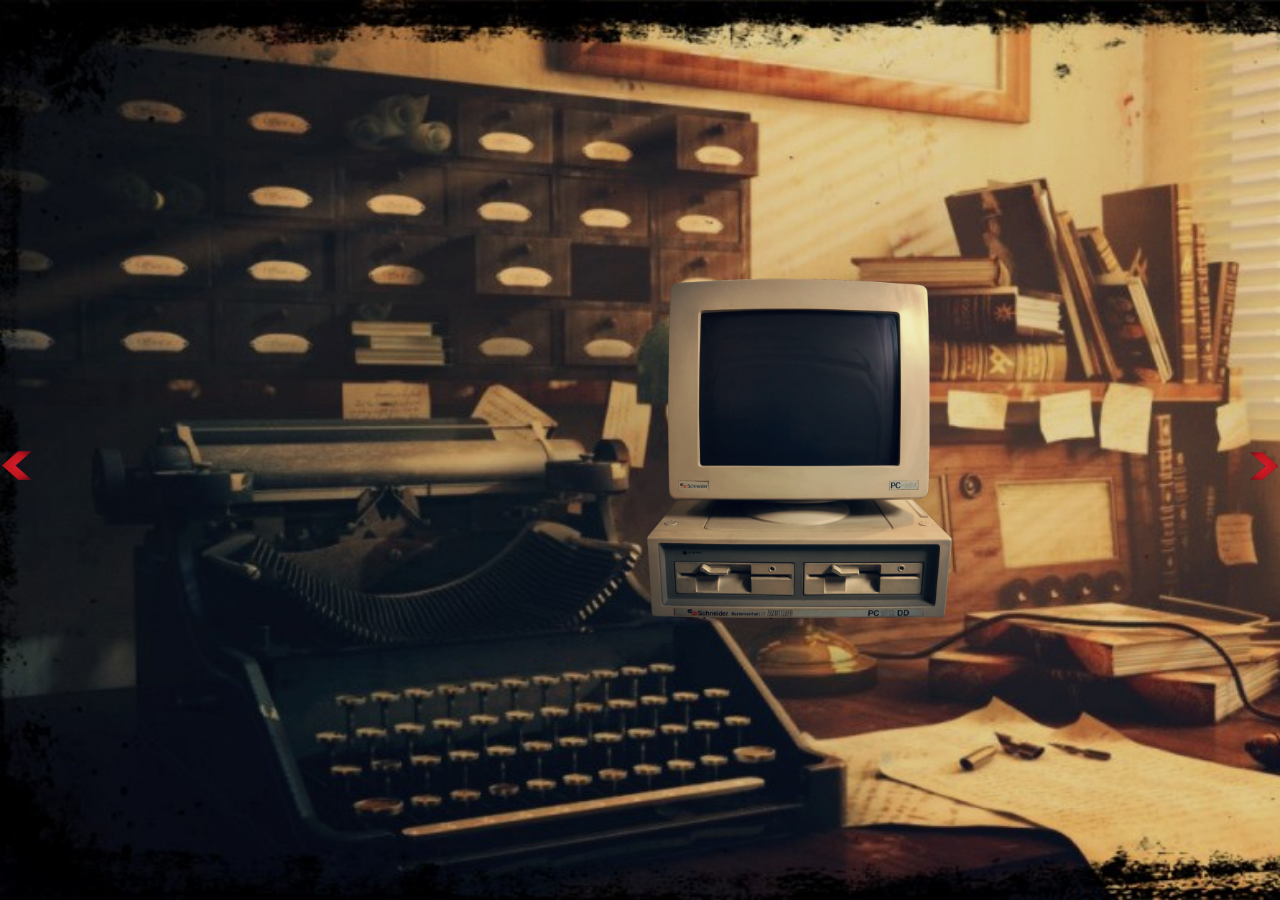
<file: gaaden.html>
<!DOCTYPE html>
<html lang="da">

<head>
    <meta charset="utf-8">
    <meta name="viewport" content="width=device-width, initial-scale=1.0">
    <title>Escape Factory | Spil</title>
    <link rel="shortcut icon" type="image/png" href="images/favicon.png">
    <link rel="stylesheet" href="css/style-spil.css">
    <link href="https://fonts.googleapis.com/css?family=Mate|Mate+SC|Merriweather+Sans" rel="stylesheet">
</head>


<body>

    <div class="baggrund1-spil">

       <!--onclick "change" bruges til at sige når der klikkes skal det der sker nede i function change ske-->
         <img src="fjernsyn.png" alt="gammelt fjernsyn" id="fjernsynet" onclick="change();" width="50%;">

        <a href="spil-forside.html"><img class="pilvenstre" src="images/pil-venstre.png"  alt="pil til venstre"></a>
        <a href="rum-1.html"><img class="pilhojre" src="images/pil-hojre.png"   alt="pil til højre"></a>

    </div>



<!--med inspiration fra: https://www.youtube.com/watch?v=SGKXZUGe2sw-->
    <!--f står for fjernsynet og t står for television-->

    <script type="text/javascript">
        var image_tracker = 'f'

        function change() {

            var image = document.getElementById('fjernsynet');

            if (image_tracker == 'f') {
                image.src = 'television.png';
                image_tracker = 't';
            } else {
                image.src = 'fjernsyn.png';
                image_tracker = 'f';
            }
        }

    </script>

</body>

</html>
</file>
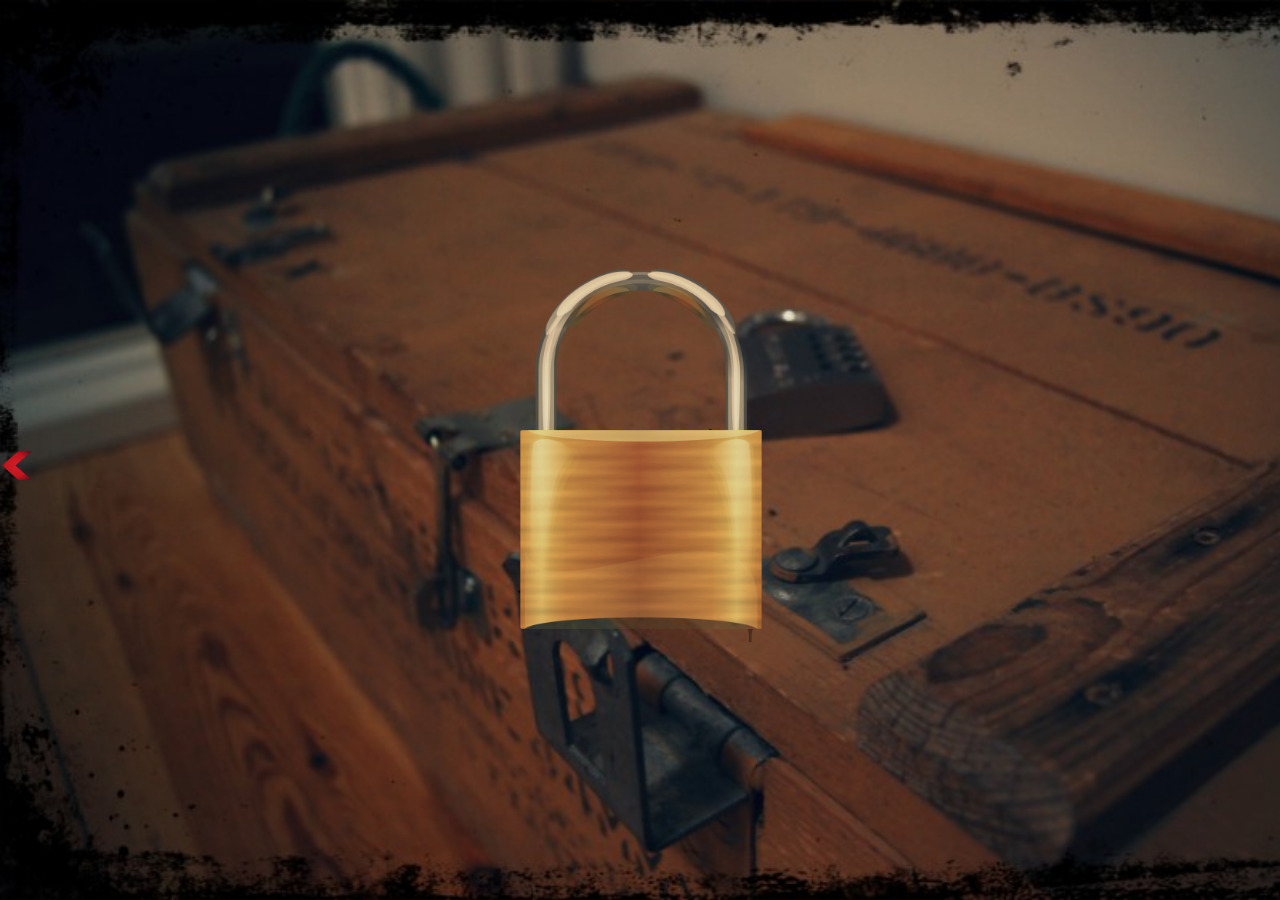
<file: haengelaas.html>
<!DOCTYPE html>
<html lang="da">

<head>
    <meta charset="utf-8">
    <meta name="viewport" content="width=device-width, initial-scale=1.0">
    <title>Escape Factory | Spil</title>
    <link rel="shortcut icon" type="image/png" href="images/favicon.png">
    <link rel="stylesheet" href="css/style-spil.css">
    <link href="https://fonts.googleapis.com/css?family=Mate|Mate+SC|Merriweather+Sans" rel="stylesheet">
</head>

<body>

    <div class="baggrund6-spil">
        <a href="rum-3.html"><img class="pilvenstre" src="images/pil-venstre.png" alt="pil der peger til venstre"></a>
        <img class="padlock" src="images/padlock.png" alt="hængelås" onclick="myFunction()">
        <!--demo er det tekst der kommer til at stå, efter at have indtastet koden. Det her p-tag bruges til styling af teksten-->
        <p id="demo"></p>
    </div>

    <!--inspiration fra: https://www.w3schools.com/jsref/tryit.asp?filename=tryjsref_state_switch4-->

    <script id="promt">
        function myFunction() {
            var text;
            var koden = prompt("Hvad mener du koden er?");
            switch (koden) {
                case "7597":
                    text = "DU GJORDE DET! Du knækkede koden, godt gået! Husk på, dette er bare en lille forsmag på, hvad Escape Factory tilbyder";
                    break
                default:
                    text = "Desværre, du må prøve igen";
            }
            document.getElementById("demo").innerHTML = text;
        }

    </script>

</body>

</html>
</file>
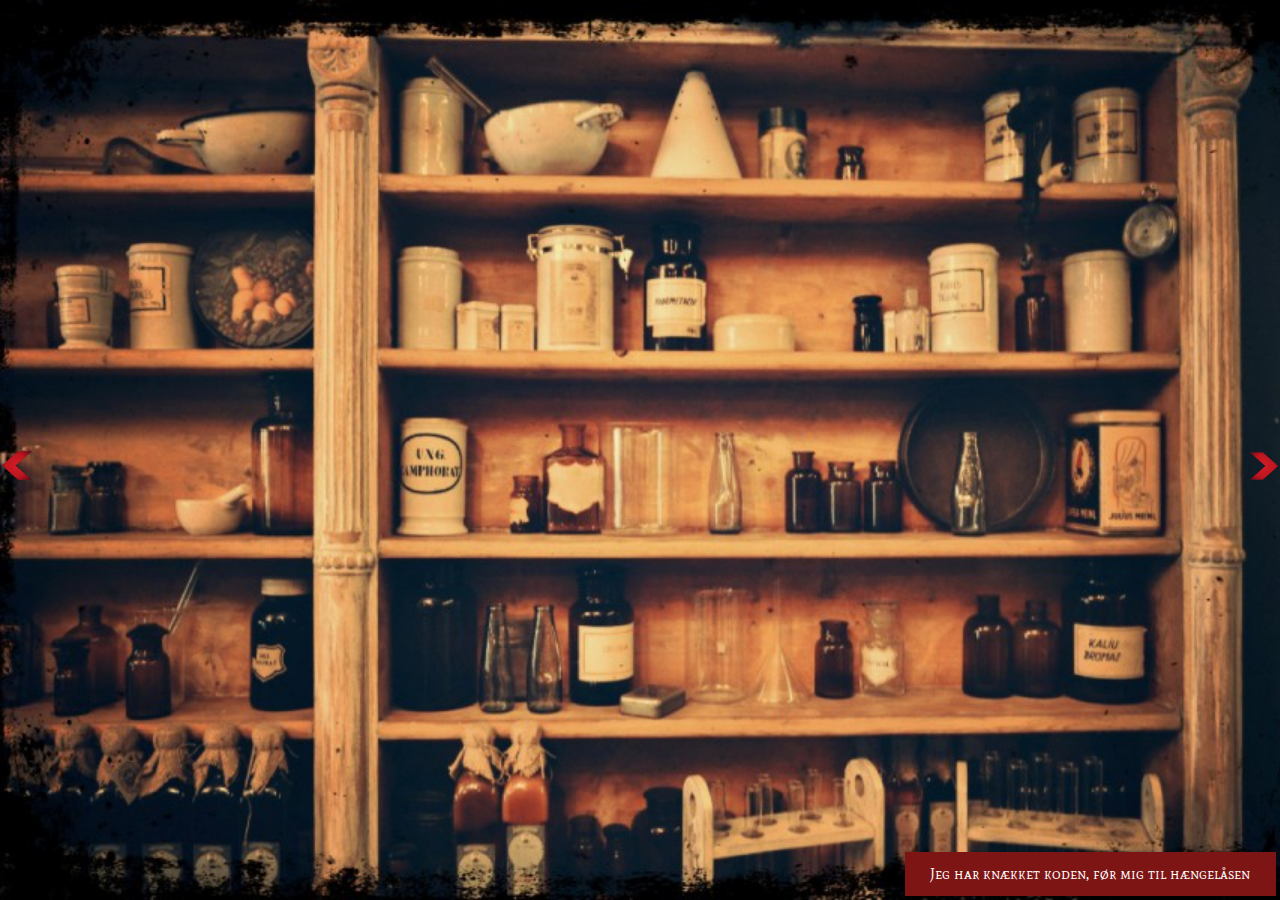
<file: rum-1.html>
<!DOCTYPE html>
<html lang="da">

<head>
    <meta charset="utf-8">
    <meta name="viewport" content="width=device-width, initial-scale=1.0">
    <title>Escape Factory | Spil</title>
    <link rel="shortcut icon" type="image/png" href="images/favicon.png">
    <link rel="stylesheet" href="css/style-spil.css">
    <link href="https://fonts.googleapis.com/css?family=Mate|Mate+SC|Merriweather+Sans" rel="stylesheet">
</head>

<body>

    <div class="baggrund3-spil">
        <a href="haengelaas.html">
            <div class="knaekketkoden">Jeg har knækket koden, før mig til hængelåsen</div>
        </a>
        <a href="rum-2.html"><img class="pilhojre" src="images/pil-hojre.png" alt="pil der peger til højre"></a>
        <a href="gaaden.html"><img class="pilvenstre" src="images/pil-venstre.png" alt="pil der peger til venstre"></a>
    </div>
    
</body>

</html>
</file>
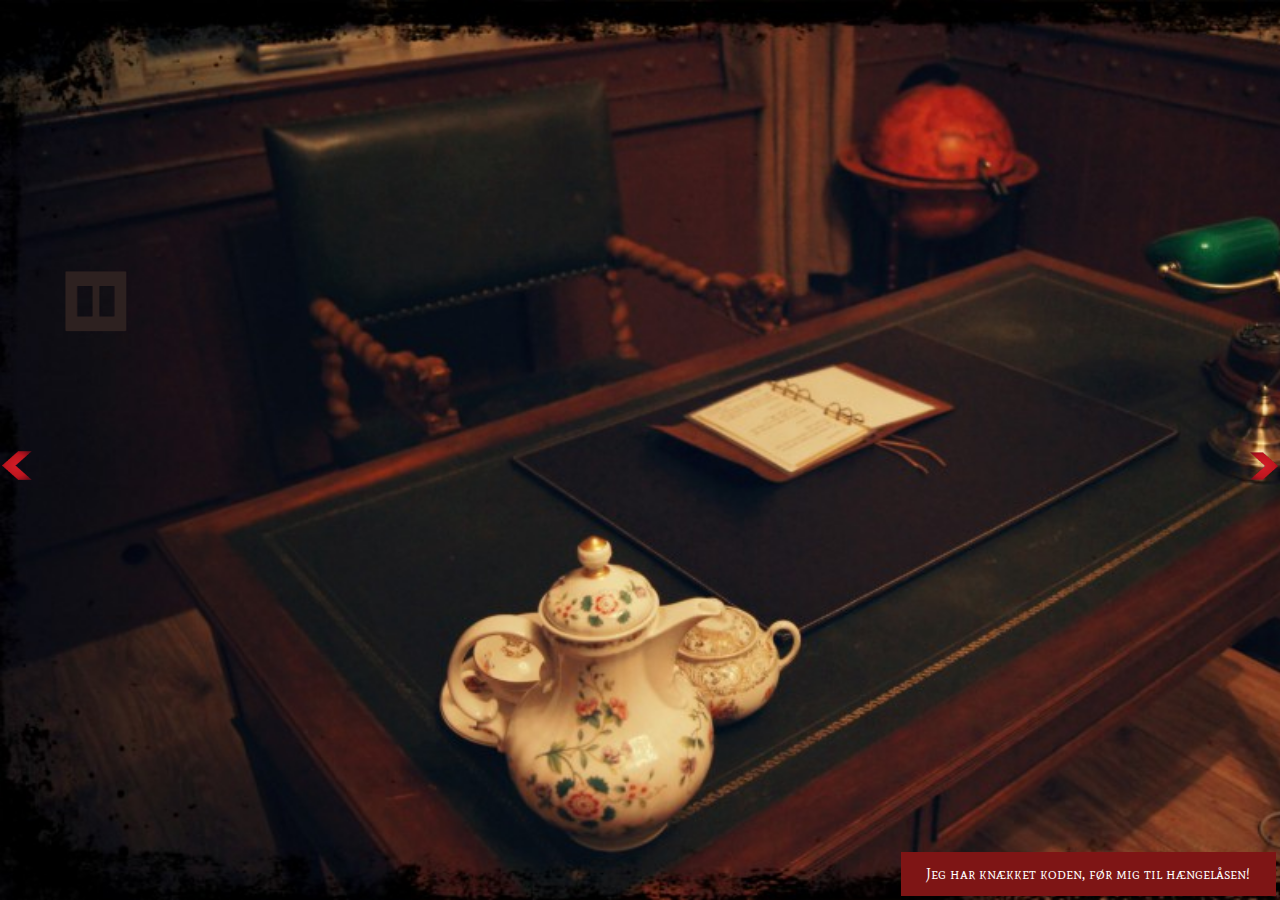
<file: rum-2.html>
<!DOCTYPE html>
<html lang="da">

<head>
    <meta charset="utf-8">
    <meta name="viewport" content="width=device-width, initial-scale=1.0">
    <title>Escape Factory | Spil</title>
    <link rel="shortcut icon" type="image/png" href="images/favicon.png">
    <link rel="stylesheet" href="css/style-spil.css">
    <link href="https://fonts.googleapis.com/css?family=Mate|Mate+SC|Merriweather+Sans" rel="stylesheet">
</head>

<body>

    <div class="baggrund4-spil">
        <a href="haengelaas.html">
            <div class="knaekketkoden">Jeg har knækket koden, før mig til hængelåsen!</div>
        </a>
        <a href="rum-3.html"><img class="pilhojre" src="images/pil-hojre.png" alt="pil der peger til højre"></a>
        <a href="rum-1.html"><img class="pilvenstre" src="images/pil-venstre.png" alt="pil der peger til venstre"></a>
        <!--onclick "change" bruges til at sige når der klikkes skal det der sker nede i function change ske-->
        <img class="stikkontakt" src="lightswitch.png" alt="stikkontakt" id="lyset" onclick="change();">
    </div>

    <!--med inspiration fra her: https://www.youtube.com/watch?v=SGKXZUGe2sw-->
    <!--l står for lightswitch og n står for numbers-->

    <script>
        var image_tracker = 'l'

        function change() {

            var image = document.getElementById('lyset');

            if (image_tracker == 'l') {
                image.src = 'numbers.png';
                image_tracker = 'n';
                image.style.width = '200px';
            } else {
                image.src = 'lightswitch.png';
                image_tracker = 'l';
                image.style.width = '3%';
            }
        }
    </script>

</body>

</html>
</file>
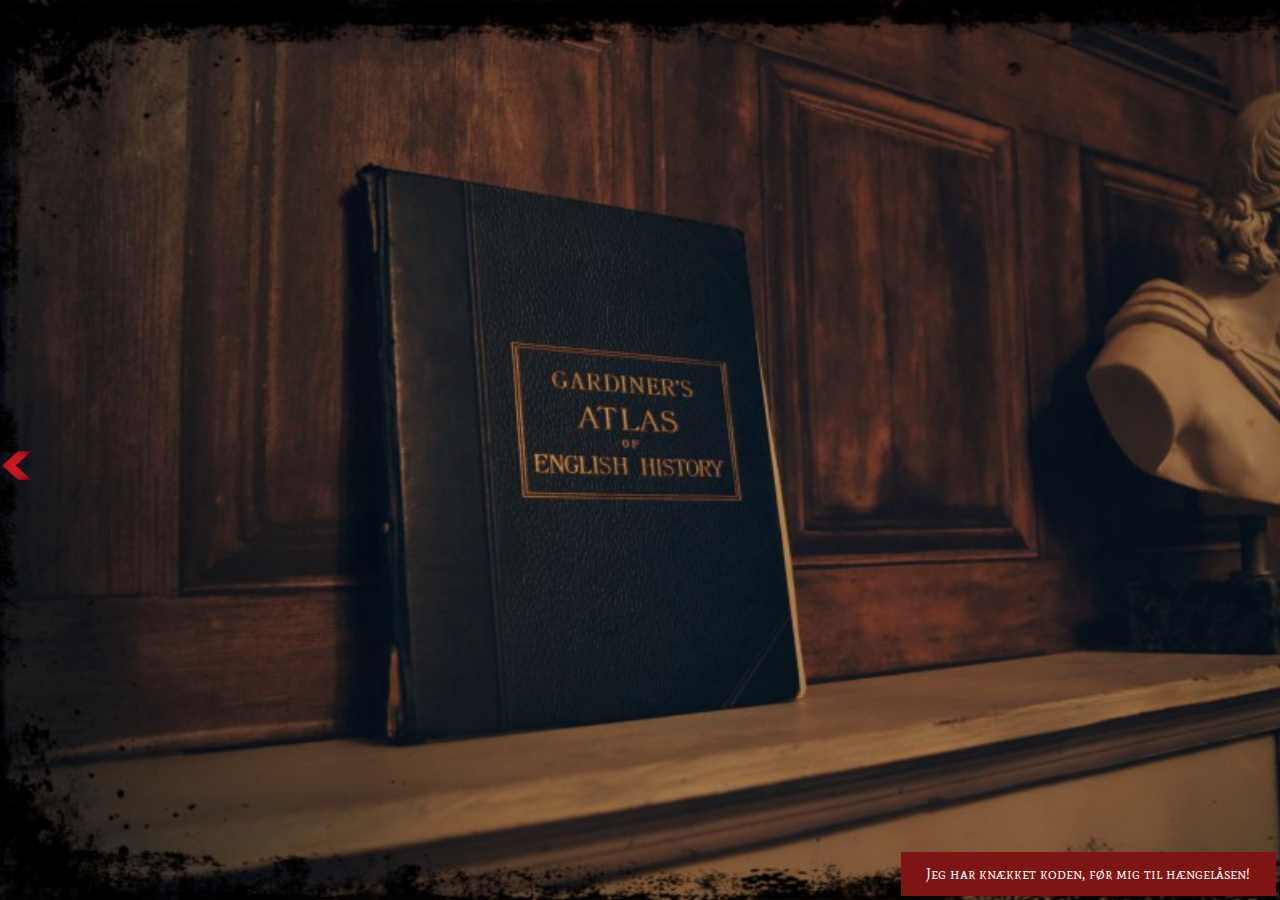
<file: rum-3.html>
<!DOCTYPE html>
<html lang="da">

<head>
    <meta charset="utf-8">
    <meta name="viewport" content="width=device-width, initial-scale=1.0">
    <title>Escape Factory | Spil</title>
    <link rel="shortcut icon" type="image/png" href="images/favicon.png"/>
    <link rel="stylesheet" href="css/style-spil.css">
    <link href="https://fonts.googleapis.com/css?family=Mate|Mate+SC|Merriweather+Sans" rel="stylesheet">
</head>

<body>

    <div class="baggrund5-spil">
        <a href="haengelaas.html">
            <div class="knaekketkoden">Jeg har knækket koden, før mig til hængelåsen!</div>
        </a>
        <a href="rum-2.html"><img class="pilvenstre" src="images/pil-venstre.png" alt="pil der peger til venstre"></a>
    </div>
    
</body>

</html>
</file>
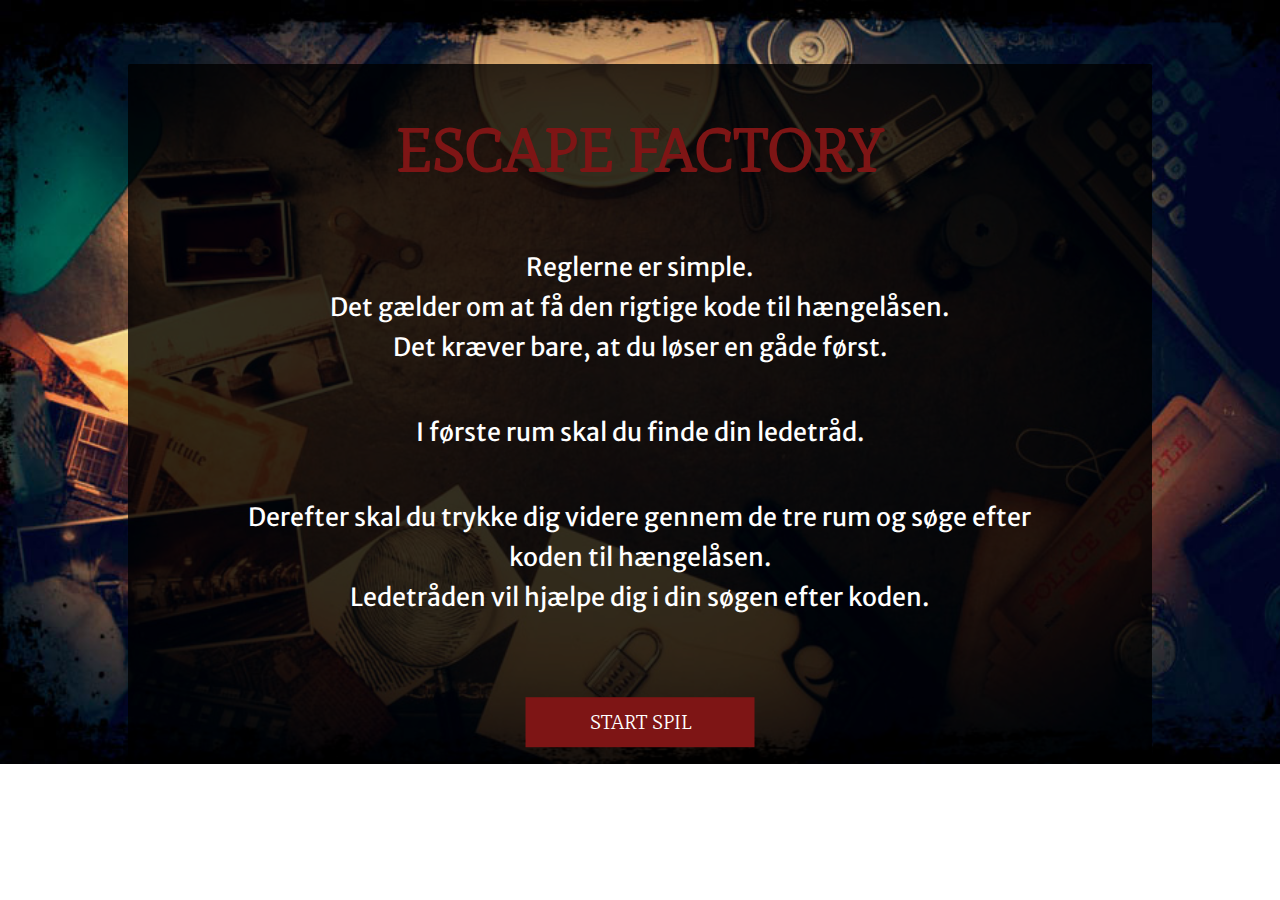
<file: spil-forside.html>
<!DOCTYPE html>

<html lang="da">

<head>
    <meta charset="utf-8">
    <meta name="viewport" content="width=device-width, initial-scale=1.0">
    <title>Escape Factory | Spil</title>
    <link rel="shortcut icon" type="image/png" href="images/favicon.png">
    <link rel="stylesheet" href="css/style-spil.css">
    <link href="https://fonts.googleapis.com/css?family=Mate|Mate+SC|Merriweather+Sans" rel="stylesheet">
</head>

<body class="baggrund-spil">
    <div class="startside-bg">
        <h1>Escape Factory</h1>
        <p>Reglerne er simple.<br>Det gælder om at få den rigtige kode til hængelåsen.<br>Det kræver bare, at du løser en gåde først.</p>
        <p>I første rum skal du finde din ledetråd.</p>
        <p>Derefter skal du trykke dig videre gennem de tre rum og søge efter koden til hængelåsen.<br>Ledetråden vil hjælpe dig i din søgen efter koden.</p>
        <a href="gaaden.html"><div class="startspil">Start spil</div></a>
    </div>

</body>

</html>
</file>
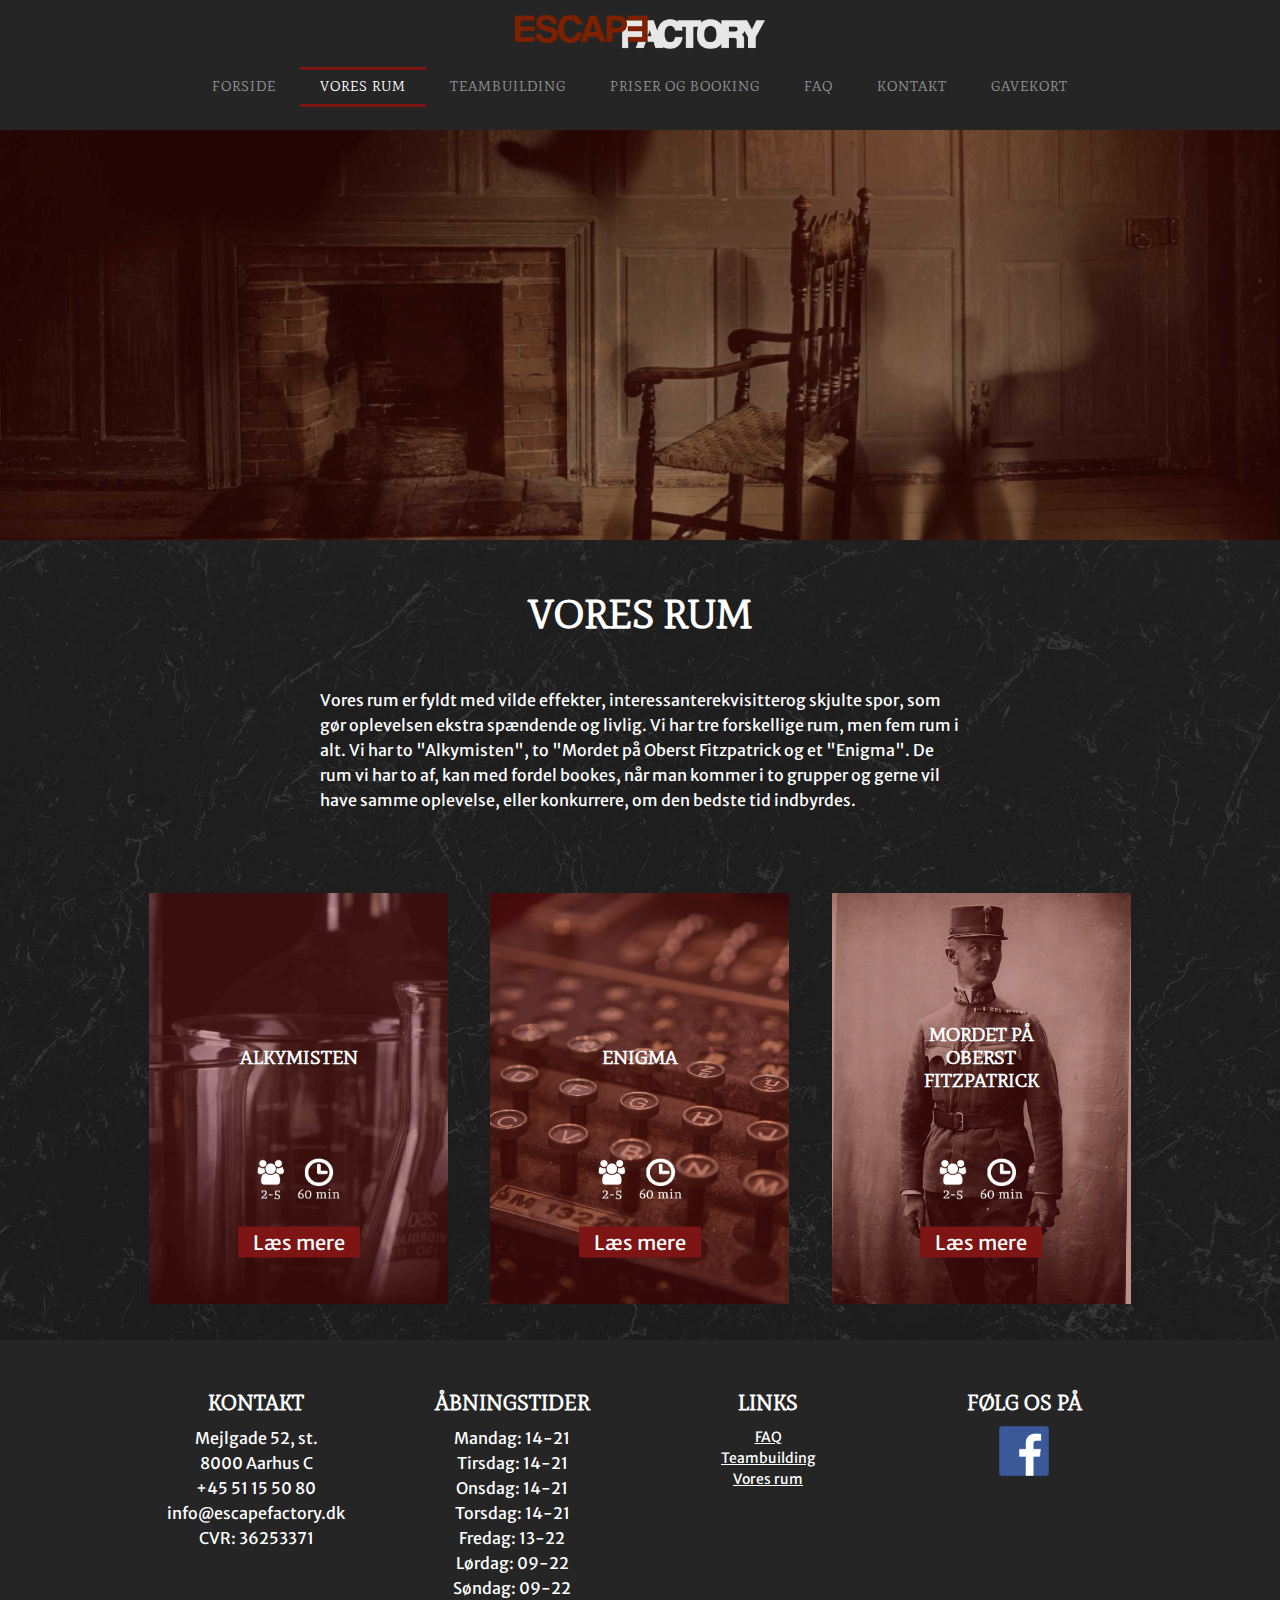
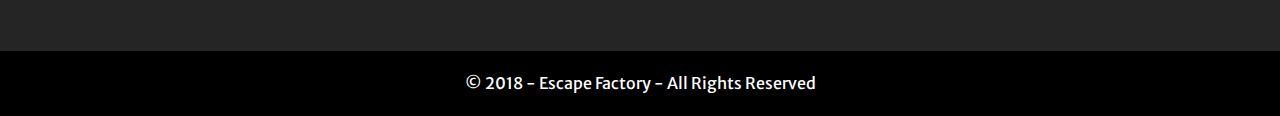
<file: vores-rum.html>
<!DOCTYPE html>
<html lang="da">

<head>
    <meta charset="utf-8">
    <!-- HUSK AT UDFYLDE BESKRIVELSE TIL SEO-->
    <meta name="Description" content="">
    <meta name="Keywords" content="">
    <meta name="Author" content="">
    <meta name="viewport" content="width=device-width, initial-scale=1.0">
    <title>Escape Factory | Rum</title>
    <link rel="shortcut icon" type="image/png" href="images/favicon.png">
    <link rel="stylesheet" href="css/style.css">
    <link href="https://fonts.googleapis.com/css?family=Mate|Mate+SC|Merriweather+Sans" rel="stylesheet">
    <link rel="stylesheet" href="https://cdnjs.cloudflare.com/ajax/libs/font-awesome/4.7.0/css/font-awesome.min.css">
</head>

<body>

    <header id="voresrum-header">
        <nav>
            <a href="index.html">
                <img class="header-logo" src="images/logo.png" alt="Logo">
            </a>
            <a href="tel:+4551155080">
                <img class="header-tlf" src="images/old-phone.png" alt="Telefon">
            </a>
            <div class="nav">
                <label class="burger" for="toggle">&#9776;</label>
                <input type="checkbox" id="toggle" />
                <div class="menu">
                    <ul class="snip1275">
                        <li><a href="index.html">Forside</a></li>
                        <li class="current"><a href="vores-rum.html">Vores rum</a></li>
                        <li><a href="teambuilding.html">Teambuilding</a></li>
                        <li><a href="booking.html">Priser og booking</a></li>
                        <li><a href="faq.html">FAQ</a></li>
                        <li><a href="kontakt.html">Kontakt</a></li>
                        <li><a href="gavekort.html">Gavekort</a></li>
                    </ul>
                </div>
            </div>
        </nav>
    </header>

    <div id="marmor-baggrund-rum">

        <section class="sub-section">
            <h1 class="sub-h1">vores rum</h1>
            <p>Vores rum er fyldt med vilde effekter, interessanterekvisitterog skjulte spor, som gør oplevelsen ekstra spændende og livlig. Vi har tre forskellige rum, men fem rum i alt. Vi har to "Alkymisten", to "Mordet på Oberst Fitzpatrick og et "Enigma". De rum vi har to af, kan med fordel bookes, når man kommer i to grupper og gerne vil have samme oplevelse, eller konkurrere, om den bedste tid indbyrdes.</p>
        </section>

        <section class="rum-margin">
            <div class="detrerum">
                <div class="alkymisten">
                    <!-- Trigger/Open The Modal -->
                    <h3 class="tekstonimg">ALKYMISTEN</h3>
                    <div class="tekstonimg1">
                        <img src="images/modal-icons.png" alt="Ikoner">
                    </div>
                    <button id="myBtn">Læs mere</button>

                    <!-- The Modal -->
                    <div id="myModal" class="modal">

                        <!-- Modal content -->
                        <div class="modal-content">
                            <span class="close">&times;</span>
                            <div class="content-billede">
                                <img src="images/alkymist-content.jpg" alt="Alkymisten">
                            </div>
                            <h2 class="h2">Alkymisten</h2>
                            <p class="tekst-i-modal">For længe siden, helt tilbage i tiden, levede en berømt alkymist. Det vigtigste i den tid var, at forsøge, at frembringe guld ved forskellige kemiske reaktioner. Det var en livslang lære, som alle prøver at opnå.<br>Men der går et rygte. Et rygte om at alkymisten har fundet den mest magtfulde sten. En sten der kan gøre metal til guld. Du bliver nødt til at finde ud af, om rygtet taler sandt.<br>Men det skal gå stærkt. Du skal nå det, inden alkymisten vender tilbage, og opdager du roder og graver i hans hjem og alle hans hemmeligheder.</p>
                            <div class="booknu-rum">
                                <a href="booking.html">BOOK NU</a>
                            </div>
                        </div>
                    </div>
                    <div id="alkymistimg"></div>
                </div>
                <div class="enigma">

                    <!-- Trigger/Open The Modal -->
                    <h3 class="tekstonimg">ENIGMA</h3>
                    <div class="tekstonimg1">
                        <img src="images/modal-icons.png" alt="Ikoner">
                    </div>
                    <button id="minknap1">Læs mere</button>

                    <!-- The Modal -->
                    <div id="mitmodal1" class="modal1">

                        <!-- Modal content -->
                        <div class="modal-indhold1">
                            <span class="luk1">&times;</span>
                            <div class="content-billede">
                                <img src="images/enigma-content.jpg" alt="Enigma">
                            </div>
                            <h2>Enigma</h2>
                            <p class="tekst-i-modal">Vi er tilbage i 2. Verdenskrig. Du er en del af modstandsbevægelsen. Fjenden har mange hemmelige tegninger. I vil have fat i tegningerne af u-både, for at undgå de lykkedes med at fremstille dem. I har bare et stort problem.<br>Tegningerne ligger i fjendens bunker. I et forsøg på at komme til tegningerne, har i ladet fjenden tage jer til fange. I skal nu forsøge at undslippe fra deres fangeskab og stjæle tegningerne, inden de kommer tilbage for at afhøre jer.</p>
                            <div class="booknu-rum">
                                <a href="booking.html">BOOK NU</a>
                            </div>
                        </div>
                    </div>
                    <div id="enigmaimg"></div>
                </div>
                <div class="oberst">
                    <!-- Trigger/Open The Modal -->
                    <h3 class="tekstonimg">MORDET PÅ OBERST FITZPATRICK</h3>
                    <div class="tekstonimg1">
                        <img src="images/modal-icons.png" alt="Ikoner">
                    </div>
                    <button id="minknap">Læs mere</button>

                    <!-- The Modal -->
                    <div id="mitmodal" class="modal2">

                        <!-- Modal content -->
                        <div class="modal-indhold">
                            <span class="luk">&times;</span>
                            <div class="content-billede">
                                <img src="images/buckingham-palace.jpg" alt="Buckingham Palace">
                            </div>
                            <h2>Mordet på Oberst Fitzpatrick</h2>
                            <p class="tekst-i-modal">Vi er i London, tilbage i 1920’erne. Oberst Fitzpatrick var er meget indelukket og privat person. I sine unge dage tjente han som soldat i den engelske kolonihær i Afrika, hvorefter han gjorde en bemærkelsesværdig karriere i militæret.<br>Han havde en usædvanlig heldig hånd i sine investeringer, hvilket gjorde ham til en meget velhavende mand. Han affejede altid spørgsmål om sin tid i Afrika, og når talen faldt på emnet gled en mørk skygge hen over hans ansigt, som bar han på en tung byrde.<br>En dag modtager i et kryptisk postkort med anmodning om hjælp fra den yderst velhavende Oberst Fitzpatrick, spændingen stiger, hvad skal den mystiske Oberst have hjælp til?<br>Ved ankomsten til hans hjem får i af tjenestefolkene at vide, at han er blevet brutalt myrdet samme nat. I har nu en time til at opklare mordet, inden politiet kommer og overtager efterforskningen.
                            </p>
                            <div class="booknu-rum">
                                <a href="booking.html">BOOK NU</a>
                            </div>
                        </div>
                    </div>
                    <div id="oberstimg"></div>
                </div>
            </div>
        </section>
    </div>

    <footer>
        <div class="footer-grid">
            <div class="footer-kontakt">
                <h3>KONTAKT</h3>
                <p>Mejlgade 52, st.</p>
                <p>8000 Aarhus C</p>
                <p>+45 51 15 50 80</p>
                <p>info@escapefactory.dk</p>
                <p>CVR: 36253371</p>
            </div>
            <div class="footer-aabning">
                <h3>ÅBNINGSTIDER</h3>
                <p>Mandag: 14-21</p>
                <p>Tirsdag: 14-21</p>
                <p>Onsdag: 14-21</p>
                <p>Torsdag: 14-21</p>
                <p>Fredag: 13-22</p>
                <p>Lørdag: 09-22</p>
                <p>Søndag: 09-22</p>
            </div>
            <div class="footer-links">
                <h3>LINKS</h3>
                <a href="faq.html">FAQ</a><br>
                <a href="teambuilding.html">Teambuilding</a><br>
                <a href="vores-rum.html">Vores rum</a>
            </div>
            <div class="footer-follow">
                <h3>FØLG OS PÅ</h3>
                <a href="https://www.facebook.com/escapefactory/" target="_blank"><img class="fb" src="images/fb.png" alt="Facebook"></a>
            </div>
        </div>
        <div class="copyright">
            <p>&copy; 2018 - Escape Factory - All Rights Reserved</p>
        </div>
    </footer>

    <script>
        //med inspiration fra https://www.w3schools.com/howto/howto_css_modals.asp

        //Det her er de boxe der kommer op med tekst om rummene, når man enten trykker på knappen "læs  mere" eller billedet. Det er en for hvert rum.

        //------------ALKYMISTEN


        // Get the modal
        var modal = document.getElementById('myModal');

        // Get the button that opens the modal

        var img = document.getElementById("alkymistimg")

        var btn = document.getElementById("myBtn");

        // Get the <span> element that closes the modal
        var span = document.getElementsByClassName("close")[0];

        // When the user clicks on the button, open the modal
        btn.onclick = function() {
            modal.style.display = "block";
        }

        img.onclick = function() {
            modal.style.display = "block";
        }



        // When the user clicks on <span> (x), close the modal
        span.onclick = function() {
            modal.style.display = "none";
        }

        // When the user clicks anywhere outside of the modal, close it
        window.onclick = function(event) {
            if (event.target == modal) {
                modal.style.display = "none";
            }
        }

        //------------ENIGMA


        // Get the modal
        var modal1 = document.getElementById('mitmodal1');

        // Get the button/image that opens the modal

        var img = document.getElementById("enigmaimg");
        var btn = document.getElementById("minknap1");

        // Get the <span> element that closes the modal
        var span = document.getElementsByClassName("luk1")[0];

        // When the user clicks on the button/image, open the modal
        btn.onclick = function() {
            modal1.style.display = "block";
        }

        img.onclick = function() {
            modal1.style.display = "block";
        }

        // When the user clicks on <span> (x), close the modal
        span.onclick = function() {
            modal1.style.display = "none";
        }

        // When the user clicks anywhere outside of the modal, close it
        window.onclick = function(event) {
            if (event.target == modal1) {
                modal1.style.display = "none";
            }
        }


        //----------------------OBERSTEN

        // Get the modal
        var modal2 = document.getElementById("mitmodal");

        // Get the button that opens the modal
        var img = document.getElementById("oberstimg");

        var btn = document.getElementById("minknap")


        // Get the <span> element that closes the modal
        var span = document.getElementsByClassName("luk")[0];

        // When the user clicks on the button/image, open the modal
        img.onclick = function() {
            modal2.style.display = "block";
        }

        btn.onclick = function() {
            modal2.style.display = "block";
        }


        // When the user clicks on <span> (x), close the modal
        span.onclick = function() {
            modal2.style.display = "none";
        }

        // When the user clicks anywhere outside of the modal, close it
        window.onclick = function(event) {
            if (event.target == modal2) {
                modal2.style.display = "none";
            }
        }

    </script>
</body>

</html>
</file>
<file: css/style-spil.css>
/*GLOBAL*/

body {
    width: 100%;
    margin: 0%;
}

/* ----- Fonte ----- */

h1,
h2 {
    font-family: 'Mate SC', serif;
    color: #7E1515;
    text-transform: uppercase;
    padding-top: 50px;
    font-size: 60px;
}

h3,
h4,
h5,
h6 {
    font-family: 'Mate', serif;
    color: #fff;
}

.startside-bg p {
    font-family: 'Merriweather Sans', sans-serif;
    font-size: 25px;
    line-height: 40px;
    color: #fff;
    padding-top: 20px;
    width: 80%;
    margin-left: 10%;
}

/*-----SPILLET---styling af baggrundsbilleder*/

.baggrund-spil {
    /*index-første side*/
    background-size: cover;
    background-image: url(../images/startspil-img.jpg);
    background-repeat: no-repeat;
}


.baggrund1-spil {
    /*gaaden*/
    background-image: url(../images/gaaden-rum-spil.jpg);
    background-repeat: no-repeat;
    background-size: cover;
    height: 100vh;
}

.baggrund3-spil {
    /*rum1*/
    background-image: url(../images/rum1-spil.jpg);
    background-repeat: no-repeat;
    background-size: cover;
    height: 100vh;
}

.baggrund4-spil {
    /*rum2*/
    background-image: url(../images/rum2-spil.jpg);
    background-repeat: no-repeat;
    background-size: cover;
    height: 100vh;
}

.baggrund5-spil {
    /*rum3*/
    background-image: url(../images/rum3-spil.jpg);
    background-repeat: no-repeat;
    background-size: cover;
    height: 100vh;
}

.baggrund6-spil {
    /*hængelås*/
    background-image: url(../images/hangelaas-rum.jpg);
    background-repeat: no-repeat;
    background-size: cover;
    height: 100vh;
}

#demo {
    position: absolute;
    font-size: 20px;
    background: #7c2000;
    font-family: mate sc;
    top: 35%;
    left: 50%;
    transform: translate(-50%, -50%);
}

/*pile der er på alle sider, i højre og venstre side
container styler også knappen med før mig til hængelåsen*/

.pilhojre {
    position: absolute;
    width: 33px;
    top: 50%;
    right: 0%;
}

.pilvenstre {
    width: 33px;
    position: absolute;
    top: 50%;
    left: 0%;
}

/*styling af jeg har knækket koden-knap*/

.knaekketkoden {
    background: #7E1515;
    border: none;
    padding: 1% 2%;
    font-size: 15px;
    font-family: mate sc;
    position: absolute;
    bottom: 4px;
    right: 4px;
    color: white;
}

.knaekketkoden:hover {
    opacity: 0.9;
}


/*styling af forsiden, hvor man sætter spillet igang*/

.startspil {
    background: #7E1515;
    border: none;
    padding: 1% 5%;
    font-size: 20px;
    font-family: 'Mate SC', serif;
    position: absolute;
    margin-top: 80px;
    left: 50%;
    transform: translate(-50%, -50%);
    color: white;
    text-transform: uppercase;
}

.startspil:hover {
    opacity: 0.8;
}

.startside-bg {
    z-index: 1;
    width: 80%;
    height: 700px;
    background-color: rgba(0, 0, 0, 0.8);
    margin-left: 10%;
    margin-top: 5%;
    text-align: center;
    border-radius: 2px;
}

/*styling af gaade siden*/

#fjernsynet {
    width: 25%;
    position: absolute;
    top: 30%;
    left: 50%;


}

/*styling af rum 2*/

.stikkontakt {

    width: 5%;

    position: absolute;
    top: 30%;
    left: 5%;
}


/*styling af hængelåsrum */

.padlock {
    position: absolute;
    width: 30%;
    top: 50%;
    left: 50%;
    transform: translate(-50%, -50%);
}
</file>
<file: css/style.css>
/*---GLOBAL---*/

* {
    margin: 0px;
    padding: 0px;
    box-sizing: border-box;

}

body {
    margin: 0;
    overflow-x: hidden;
    font-family: 'Merriweather Sans', sans-serif;
    background-color: #252525;
}

.text-center {
    text-align: center;
}

/* ----- Fonte ----- */

h1,
h2 {
    font-family: 'Mate SC', serif;
    color: #fff;
}

h3,
h4,
h5,
h6 {
    font-family: 'Mate', serif;
    color: #fff;
}

p {
    font-family: 'Merriweather Sans', sans-serif;
    font-size: 14px;
    line-height: 25px;
    color: #fff;
}

.sub-h1 {
    text-align: center;
    font-size: 40px;
    padding: 20px 0px 20px 0px;
    text-transform: uppercase;
    padding-top: 50px;
    padding-bottom: 50px;
}

.sub-h2 {
    text-align: center;
    font-size: 18px;
    padding: 20px 0px 20px 0px;
}

.sub-section {
    margin-right: 18px;
    margin-left: 18px;
}

/* ----- HEADER ----- */

#bookingknap a {
    text-align: center;
    width: 200px;
    position: absolute;
    left: 50%;
    transform: translateX(-50%);
    line-height: 40px;
    background: #7E1515;
    top: 260px;
    display: inline-block;
    font-weight: 700;
    font-size: 16px;
    color: white;
    font-family: 'Mate', serif;
    text-decoration: none;
    border-bottom: 5px solid #b11f25;
    text-transform: uppercase;
    letter-spacing: 0.6px;
    z-index: 1;
}

.header-logo {
    top: 25px;
    display: inline-block;
    text-align: center;
    position: absolute;
    left: 50%;
    transform: translateX(-50%);
    width: 180px;
}

.header-booking {
    position: absolute;
    z-index: 3;
    margin-top: 30px;
    margin-left: 20px;
    color: #b11f25;
}

.header-tlf {
    position: absolute;
    z-index: 3;
    margin-top: 27px;
    margin-left: 20px;
    width: 24px;
    height: auto;
}

/* ----- MENU ----- */

nav {
    position: fixed;
    width: 100%;
    z-index: 5;
    background-color: #252525;
}

.nav {
    text-align: right;
    height: 50px;
    line-height: 30px;
}

.burger {
    display: block;
    cursor: pointer;
    font-size: 30px;
    font-weight: lighter;
    color: #7E1515;
    margin: 20px 15px 15px 15px;


}

.menu {
    text-align: center;
    width: 100%;
    display: none;
    background-color: #2D2D2D;
    height: 500px;
    font-weight: bolder;
    font-family: 'Mate SC', serif;
    text-transform: uppercase;
    letter-spacing: 0.6px;
    font-size: 18px;

}

.menu a {
    text-decoration: none;
    display: block;
    border-bottom: 1px solid #333;
    padding: 20px;
    color: #7E1515;
    border-bottom: solid #7E1515 1px;
    margin-right: 60px;
    margin-left: 60px;

}

.menu a:hover {
    color: #e51721;

}

#toggle {
    display: none;
}

#toggle:checked + .menu {
    display: block;
}

/* ----- FOOTER ----- */

footer {
    text-align: center;
}

footer h3 {
    padding-top: 50px;
    padding-bottom: 10px;
    font-size: 21px;
}

footer a {
    text-decoration: none;
    color: white;
    font-size: 14px;
    line-height: 19px;
    font-family: 'Merriweather Sans', sans-serif;
}

.logo {
    width: 60%;
    margin-top: 50px;
}

.fa:hover {
    opacity: 0.7;
}

.copyright {
    background: black;
    padding-top: 20px;
    padding-bottom: 20px;
}

.footer-links a {
    text-decoration: underline;
}

.fb {
    width: 50px;
    margin-bottom: 10px;
}

/* ----- TESTIMONIALS ----- */

#testimonial-tekstur {
    height: 350px;
    background-size: cover;
    background-image: url(../images/old-books.jpg);
    background-position: center;
}

.gallery-cell {
    width: 100%;
}

.testimonial {
    text-align: center;
    margin: 30px auto 50px auto;
    padding: 0 18px;
}

.testimonial-h2 {
    display: block;
    font-size: 22px;
    padding: 10px 0;
    color: #fff;
    font-family: 'Mate', serif;

}

.testimonial-quote {
    display: block;
    font-size: 13px;
    font-weight: lighter;
    padding: 5px 0;
    color: #fff;
}

.testimonial-author {
    display: block;
    font-weight: 800;
    color: #b11f25;
}

.flickity-page-dots {
    top: 200px;
}

.flickity-page-dots .dot.is-selected {
    background: #b11f25;
}


#tripadvisor {
    width: 60%;
    margin-left: 20%;
    margin-bottom: -20px;
    padding-top: 10px;
}
.stars {
	padding-top: 30px;
	color: rgb(56, 163, 77);
	text-align: center;
	font-size: 40px;
	letter-spacing: 5px;

}

/* ----- TESTIMONIALS SLUT ----- */


/* ----- FOOTER SLUT ----- */

/* ----- FORSIDE ----- */

/* ----- LANDING IMG ----- */

#landing {
    height: 60vh;
    background-size: cover;
    background-image: url(../images/landingimg.jpg);
    background-position: top;
    opacity: 0.35;
}

.landingbox h1 {
    top: 140px;
    text-align: center;
    width: 100%;
    position: absolute;
    line-height: 50px;
    color: #fff;
    font-size: 35px;
}

.landingbox h2 {
    top: 185px;
    text-align: center;
    width: 100%;
    position: absolute;
    left: 50%;
    transform: translateX(-50%);
    line-height: 50px;
    color: #fff;
    font-size: 30px;
}

/* ----- MARMOR BG ----- */

.marmorbox {
    background-size: cover;
    background-image: url(../images/marmor.jpg);
    background-position: top;
    padding-bottom: 50px;
    text-align: center;
}

.marmorbox h2 {
    padding-top: 30px;
    padding-bottom: 30px;
    font-size: 25px;
    text-transform: uppercase;
}

.marmor {
    width: 100%;
    height: 600px;
    z-index: -2;
    opacity: 0.1;
    position: absolute;
}

.marmorgrid {
    display: grid;
    grid-template-columns: auto auto auto;
    padding: 10px;
    text-transform: uppercase;
    font-size: 10px;
}

.marmorgrid img {
    width: auto;
    height: 30px;
}

.marmorgrid h3 {
    margin-top: 15px;
    margin-bottom: 15px;
}

/* ----- RØD TEKSTUR BG MED IKONER ----- */

.roedbox {
    background-image: url(../images/pattern-bg.jpg);
    background-repeat: repeat;
    height: 950px;
}

.roedbox h2 {
    text-align: center;
    padding-top: 40px;
    font-size: 25px;
}

.roedbox h3 {
    text-align: center;
}

.content-for-alle {
    text-align: center;
}

.ikon-forside {
    margin-top: 40px;
    height: 70px
}

.content-for-alle h3 {
    margin-top: 10px;
}

.content-for-alle p {
    margin-top: 10px;
    width: 90%;
    margin-left: 5%;
}

/* ----- MARMOR BG MED PRISER PÅ FORSIDE ----- */

.lilleh3 {
    font-size: 15px;
}

.pris-box {
    margin-top: 50px;
    min-height: 90px;
    background-color: rgba(126, 21, 21, 0.5);
    width: 50%;
    margin-left: 25%;
}

.pris {
    font-size: 35px;
    padding-top: 12px;
}

.pris-dage {
    font-size: 16px;
    padding-top: 10px;
}

/* ----- SPIL PÅ FORSIDE ----- */



/* ----- FORSIDE SLUT ----- */

/*------ TEAMBUILDINGSIDE \/ ------ */

/* --- MORTEN HEADER TEAMBUILDING --- */

.teambuilding-header {
    height: 30vh;
    background-size: cover;
    background-image: url(../images/bog-paa-bord.jpg);
    background-position: center;
}

/*---- Øverste to info-bokse på siden: FORDELE OG PRAKTISK INFO ---- */

#teambuilding-tekstur {
    background-size: cover;
    background-image: url(../images/marmor.jpg);
    background-position: center;
}

.teambuilding-h2 {
    text-align: center;
    padding: 2%;
}

.wrapper-bokse h3 {
    padding: 3%;
    text-align: center;
}

.wrapper-bokse {
    text-align: center;
}

#fordele {
    width: 80%;
    margin-left: 10%;
    background-color: #7E1515;
    padding: 3%;
    color: #fff;
    list-style-position: inside;
    text-align: left;
    margin-bottom: 20px;
    height: 160px;
}

#praktisk-info {
    width: 80%;
    margin-left: 10%;
    background-color: #7E1515;
    padding: 3%;
    color: #fff;
    list-style-position: inside;
    text-align: left;
    margin-bottom: 20px;
    height: 160px;
}

/* KODE FOR DE TO INFOBOKSE SLUTTER HER ^ */

/* BOOK HER-KNAP PÅ TEAMBUILDING SIDEN */

.bookingknap-teambuilding p {
    text-align: center;
    width: 80%;
    height: 50px;
    position: relative;
    left: 50%;
    transform: translateX(-50%);
    line-height: 50px;
    background: #7E1515;
    padding: 0 70px;
    display: inline-block;
    font-weight: 700;
    font-size: 16px;
    border-bottom: 8px solid #b11f25;
    text-transform: uppercase;
    letter-spacing: 0.6px;
    margin-top: 10%;
}

.bookingknap-teambuilding a {
    width: 350px;
    margin-top: 25%;
    text-decoration: none;
    color: #fff;
}

.bookingknap-teambuilding p:hover {
    background-color: #b11f25;
    -webkit-transition: all 0.6s;
    -moz-transition: all 0.6s;
    -o-transition: all 0.6s;
    transition: all 0.6s;
}

/* IKONER der illustrerer max antal og tid */

#ikoner {
    text-align: center;
    padding: 8%
}

.ikon-bar li {
    list-style-type: none;
    margin: 0px;
    padding: 0px;
    display: inline;
    color: #fff;

}

.icon-pics {
    width: 25px;
    text-align: center;
    vertical-align: -29%;
    padding-left: 4px;

}

/*EL-KHOLY muligheden - tekstafsnit */

.fulde-udbytte {
    height: 820px;
    background-size: cover;
    background-image: url(../images/teambuliding-baggrund.jpg);
    background-position: center;
    padding-right: 18px;
    padding-left: 18px;
}

.fulde-udbytte h2 {
    font-size: 20px;
    text-align: center;
    padding-top: 40px;
    padding-bottom: 40px;
}

#teambuilding-tekstur h3 {
    text-align: center;
}

#consult-tekst {
    margin: 2%;
}


/* ---- HERUNDER kontakt-knap til TEAMBUILDING SIDEN ---- */

#kontakt-knap p {
    margin-top: 30px;
    text-align: center;
    width: 300px;
    height: 50px;
    position: absolute;
    left: 50%;
    transform: translateX(-50%);
    line-height: 50px;
    background: #7E1515;
    padding: 0px 70px;
    display: inline-block;
    font-weight: 700;
    font-size: 16px;
    border-bottom: 8px solid #b11f25;
    text-transform: uppercase;
    letter-spacing: 0.6px;

}

#kontakt-knap a {
    width: 350px;
    margin-top: 25%;
    text-decoration: none;
    color: #fff;
}

#kontakt-knap p:hover {
    background-color: #b11f25;
    -webkit-transition: all 0.6s;
    -moz-transition: all 0.6s;
    -o-transition: all 0.6s;
    transition: all 0.6s;
}

/* -----------HER SLUTTER KODE FOR TEAMBUILDING-SIDEN--------- */

/*----DE 3 RUM/VORES RUM SIDEN STARTER-----*/

#marmor-baggrund-rum {
    height: 1100px;
    background-image: url(../images/marmor.jpg);
}

#voresrum-header {
    display: flex;
    height: 30vh;
    background-size: cover;
    background-image: url(../images/voresrum-header.jpg);
    background-position: center;
}

.voresrum-h1 {
    text-align: center;
    padding: 2%;
}

.voresrum p {
    padding: 1% 10% 4% 10%;
}

.tekst-i-modal {
    padding: 4% 2% 4% 2%;
    text-align: justify;
    word-break: keep-all;
    margin-bottom: 10px;
}

.detrerum h2 {
    text-align: center;
    font-size: 30px;
}

.detrerum img {
    /*ikonerne*/
    width: 100%;
}

#oberstimg {
    width: 100%;
    height: 200px;
    background-size: cover;
    background-image: url(../images/oberst.jpg);
    background-position: center;
	
}

#enigmaimg {
    width: 100%;
    height: 200px;
    background-size: cover;
    background-image: url(../images/enigma.png);
    background-position: center;
}

#alkymistimg {
    width: 100%;
    height: 200px;
    background-size: cover;
    background-image: url(../images/alkymisten.jpg);
    background-position: center;
}

.alkymisten {
    margin-top: 30px;
}

.enigma {
    margin-top: 30px;
}

.oberst {
    margin-top: 30px;
}

.content-billede {
    width: 100%;
}

/* med inspiration fra https://www.w3schools.com/howto/howto_css_modals.asp */

/* The Modal (background) */

.modal,
.modal1,
.modal2 {
    display: none;
    /* Hidden by default */
    position: fixed;
    /* Stay in place */
    z-index: 1;
    /* Sit on top */
    padding-top: 150px;
    /* Location of the box */
    left: 0;
    top: 0;
    width: 100%;
    /* Full width */
    height: 100%;
    /* Full height */
    overflow: auto;
    /* Enable scroll if needed */
    background-color: rgb(0, 0, 0);
    /* Fallback color */
    background-color: rgba(0, 0, 0, 0.7);
    /* Black w/ opacity */
}

/* Modal Content */

.modal-content,
.modal-indhold1,
.modal-indhold {
    background: #7e1515;
    margin: auto;
    padding: 30px;
    width: 90%;
    margin-top: -15%;
}

.booknu-rum {
    width: 50%;
    background: none;
    border: solid 1.5px;
    cursor: pointer;
    color: white;
    font-size: 18px;
    margin-bottom: 6px;
    padding: 3px;
    text-align: center;
    position: absolute;
    left: 50%;
    transform: translate(-50%, -25%);
}

.booknu-rum a {
    text-decoration: none;
    color: white;
}

.booknu-rum:hover {
    background: brown;
}









/* The Close Button */




.close,
.luk1,
.luk {
    color: #fff;
    float: right;
    font-size: 28px;
    font-weight: bold;
}



.luk1:hover,
.luk1:focus {
    color: grey;
    text-decoration: none;
    cursor: pointer;
}

.close:hover,
.close:focus {
    color: grey;
    text-decoration: none;
    cursor: pointer;
}




.luk:hover,
.luk:focus {
    color: grey;
    text-decoration: none;
    cursor: pointer;
}







/*De tre billeder*/

.alkymisten {
    position: relative;
}

.enigma {
    position: relative;
}

.oberst {
    position: relative;
}

/*styling af knapper i vores rum*/

#myBtn,
#minknap,
#minknap1 {
    background: #7E1515;
    border: none;
    padding: 1% 5%;
    font-size: 20px;
    color: white;
    position: absolute;
    top: 85%;
    left: 50%;
    transform: translate(-50%, -50%);
    font-family: 'Merriweather Sans', sans-serif;
	cursor: pointer;

}

.tekstonimg {
    position: absolute;
    top: 40%;
    left: 50%;
    transform: translate(-50%, -50%);
    text-align: center;

}


.tekstonimg1 {
    /*ikonerne*/
    width: 20%;
    position: absolute;
    top: 70%;
    left: 50%;
    transform: translate(-50%, -50%);

}

/*-----VORES RUM SIDEN SLUTTER-----*/

/*-----SPILLET-----*/

.spil-knap {
    text-align: center;
    width: 200px;
    position: absolute;
    left: 50%;
    transform: translateX(-50%);
    line-height: 40px;
    background: #7E1515;
    display: inline-block;
    font-weight: 700;
    font-size: 16px;
    font-family: 'Mate', serif;
    border-bottom: 5px solid #b11f25;
    text-transform: uppercase;
    letter-spacing: 0.6px;
    z-index: 1;
    margin-top: 30%;
    text-decoration: none;
    color: white;
}

.spil-knap:hover {
    background-color: #b11f25;
    -webkit-transition: all 0.6s;
    -moz-transition: all 0.6s;
    -o-transition: all 0.6s;
    transition: all 0.6s;
}

.startspilimg {
    width: 90%;
    margin-top: 30px;
}

/*SPILLET SLUTTER----*/


/*---- SIDEN STARTER-----*/

/*******************************
Modificeret snippet fra CodePen: https://codepen.io/origamid/pen/oeYQpK
*******************************/

#faq-header {
    height: 30vh;
    background-size: cover;
    background-image: url(../images/atlas.jpg);
    background-position: center;
}

#faq-tekstur {
    background-size: cover;
    background-image: url(../images/marmor.jpg);
    background-position: center;
    height: 100%;
}

.container {
    width: 90%;
    margin: 0 auto;
    padding-top: 10px;
}

.lista-item {
    background: #7E1515;
    margin-bottom: 10px;
    padding: 10px;
}

.faq-titulo {
    cursor: pointer;
    font-size: 20px;
    color: #fff;
    font-weight: lighter;
    font-family: 'Mate', serif;

}


.faq-titulo::after {
    content: '+';
    float: right;
    transition: transform .3s ease;
}

.faq-conteudo {
    padding-top: 20px;
    font-size: 14px;
    display: none;
}

.trigger-input {
    display: none;
}

.trigger-input:checked + .trigger-container .faq-conteudo {
    display: block;
}

.trigger-input:checked + .trigger-container .faq-titulo::after {
    transform: rotate(45deg) scale(1.08);
}



/*-----FAQ SIDEN SLUTTER-----*/


/* -----------> KONTAKT-SIDEN START  */


#kontakt-header {
    height: 30vh;
    background-size: cover;
    background-image: url(../images/old-phone.jpg);
    background-position: center;
}

.kontakt-siden {
    padding: 0% 10% 0% 10%;
}

.kontakt-overskrift {

    margin: 5% 0% 5% 0%;
    text-align: center;
}

#kontakt-tekstur {
    background-size: cover;
    background-image: url(../images/marmor.jpg);
    background-position: center;
    text-align: center;
    height: 950px;
}

/* KONTAKTFORMULAR LAVET MED INSPIRATION FRA: https://codepen.io/GabGi/pen/RVXxqo */

.f-input::placeholder {
    color: white;
    opacity: 0.9;
}

.f-input {
    background-color: #7E1515;
    transition: all 0.3s;
    padding: 13px;
    margin-bottom: 15px;
    width: 100%;
    box-sizing: border-box;
    color: black;
    font-size: 18px;
    border-radius: 4px;
    line-height: 22px;
    text-align: left;
}

.f-input:focus {
    border: 2px solid #3a3939;
}

textarea {
    height: 250px;
    line-height: 150%;
    resize: vertical;
}

.send-knap {
    max-width: 450px;
    width: 100%;
    background: #7E1515;
    border-radius: 10px;
    border: 0;
    cursor: pointer;
    color: white;
    font-size: 24px;
    padding-top: 10px;
    padding-bottom: 10px;
    text-align: center;
    transition: all 0.3s;
    font-weight: 600;
}

.send-knap:hover {
    background: #000;
    -webkit-transition: all 0.6s;
    -moz-transition: all 0.6s;
    -o-transition: all 0.6s;
    transition: all 0.6s;
}

/* HER SLUTTER KONTAKT-SIDEN ------- */

/* ----- PRISER OG BOOKING START ----- */

#booking-baggrund {
    height: 30vh;
    background-size: cover;
    background-image: url(../images/haandjern.jpg);
    background-position: center;
}

/* Dropdown knap lavet med inspiration fra https://www.w3schools.com/howto/howto_css_dropdown.asp */

.dropbtn i {
    position: absolute;
    margin-left: 25px;
}

.dropbtn {
    width: 250px;
    background-color: #ddd;
    padding: 5px;
    border: none;
    border-radius: 2px;
    height: 40px;
    font-size: 16px;
    margin-top: 0px;
    width: 200px;
    color: #7E1515;
    font-family: 'Merriweather Sans', sans-serif;
}

.dropdown {
    position: relative;
    display: inline-block;
    margin-top: 50px;
}

.dropdown-content {
    display: none;
    position: absolute;
    background-color: #f1f1f1;
    width: 100%;
    box-shadow: 0px 8px 16px 0px rgba(0, 0, 0, 0.2);
    z-index: 1;
}

.dropdown-content a {
    color: #7E1515;
    padding: 12px 16px;
    text-decoration: none;
    display: block;
}

.dropdown-content a:hover {
    background-color: #ddd;
}

.dropdown:hover .dropdown-content {
    display: block;
}

.dropdown:hover .dropbtn {
    background-color: #7E1515;
}

.dropdown:hover {
    color: #ddd;
}

.maaned ul {
    list-style-type: none;
}

.dage ul {
    list-style-type: none;
}

.dato ul {
    list-style-type: none;
}

/* Kalender lavet med inspiration fra https://www.w3schools.com/howto/howto_css_calendar.asp */
.maaned {
    padding: 10px 25px;
    width: 90%;
    background: #7E1515;
    margin-left: 5%;
    margin-top: 20px;
    font-family: 'Mate SC', serif;
}

.maaned ul {
    margin: 0;
    padding: 0;
}

.maaned ul li {
    color: white;
    font-size: 20px;
    text-transform: uppercase;
    letter-spacing: 1px;
}

.maaned .forrige {
    float: left;
    margin-top: -3px;
}

.maaned .naeste {
    float: right;
    margin-top: -3px;
}

.dage {
    background-color: #ddd;
    font-size: 14px;
    width: 90%;
    margin-left: 5%;
    padding: 10px 5px;
}

.dage li {
    display: inline-block;
    width: 13%;
    color: #7E1515;
    text-align: center;
}

.dato {
    background: #eee;
    margin: 0;
    width: 90%;
    margin-left: 5%;
    font-size: 8px;
    text-align: left;
    padding: 10px 5px;
    line-height: 20px;
}

.dato li {
    list-style-type: none;
    display: inline-block;
    width: 13.5%;
    text-align: center;
    margin-bottom: 5px;
    font-size: 12px;
    color: #7E1515;
}

.idag {
    padding: 5px;
    background: #7e1515;
    color: white !important;
}

.andenmaaned {
    color: darkgrey !important;
}

/* ----- PRISER OG BOOKING SLUT ----- */

/* ----- GAVEKORT SIDE STARTER ----- */

#gavekort-baggrund {
    height: 30vh;
    background-size: cover;
    background-image: url(../images/skrivebord.jpg);
    background-position: center;
}

.marmorgavekort {
    background-image: url(../images/marmor.jpg);
    text-align: center;
    height: 430px;
}

.marmorgavekort p {
    width: 90%;
    margin-left: 5%;
    font-size: 14px;
}

#gaveknap {
    text-align: center;
    width: 200px;
    position: absolute;
    left: 50%;
    transform: translateX(-50%);
    line-height: 40px;
    background: #7e1515;
    display: inline-block;
    font-weight: 700;
    font-size: 16px;
    font-family: 'Mate', serif;
    border-bottom: 5px solid #b11f25;
    text-transform: uppercase;
    letter-spacing: 0.6px;
    margin-top: 50px;
    text-decoration: none;
    color: white;
}

#gaveknap:hover {
    background-color: #b11f25;
    -webkit-transition: all 0.6s;
    -moz-transition: all 0.6s;
    -o-transition: all 0.6s;
    transition: all 0.6s;
}

/* ----- GAVEKORT SIDE SLUTTER ----- */


/*-------MOBILE------*/
@media (max-width:780px) {

    .detrerum img {
        padding: 4%;
    }

    #myBtn,
    #minknap,
    #minknap1 {
        width: 20%;
        font-size: 12px;
        padding: 5px;
        margin-top: 5px;
    }

    .alkymisten {
        width: 90%;
        margin-left: 5%;
    }

    .enigma {
        width: 90%;
        margin-left: 5%;
    }

    .oberst {
        width: 90%;
        margin-left: 5%;
    }

    #hegn {
        display: none;
    }

}

/*------TABLET-------*/


/* ----- DESKTOP ----- */

@media (min-width:1025px) {

    p {
        font-size: 16px;
    }

    /* ----- HEADER ----- */

    .header-booking {
        margin-top: 78px;
        margin-left: 180px;
        font-size: 12px;
    }

    .header-tlf {
        display: none;
    }

    .header-logo {
        top: 15px;
        display: inline-block;
        text-align: center;
        position: absolute;
        left: 50%;
        transform: translateX(-50%);
        width: 250px;
    }

    /* ----- HEADER SLUT ----- */

    /* ----- MENU ----- */

    nav {
        width: 100%;
    }

    .nav {
        height: 130px;
        line-height: 170px;
    }

    .menu {
        display: inline-block;
        background: none;
        font-size: 14px;
        height: 0px;

    }

    .menu a {
        text-decoration: none;
        margin: 0px;
        line-height: 0px;
        border-bottom: none;

    }

    .burger {
        display: none;

    }


    /* Lavet med inspiration fra https://www.littlesnippets.net/snip1275 */
    .snip1275 {
        text-align: center;
        font-weight: 500;
        letter-spacing: 1px;
    }

    .snip1275 * {
        -webkit-box-sizing: border-box;
        box-sizing: border-box;
        -webkit-transition: all 0.35s ease;
        transition: all 0.35s ease;
    }

    .snip1275 li {
        display: inline-block;
    }

    .snip1275 a {
        color: rgba(255, 255, 255, 0.5);
        position: relative;
    }

    .snip1275 a:before,
    .snip1275 a:after {
        height: 3px;
        position: absolute;
        content: '';
        -webkit-transition: all 0.35s ease;
        transition: all 0.35s ease;
        background-color: #7E1515;
        width: 0;
    }

    .snip1275 a:before {
        top: 0;
        right: 0;
    }

    .snip1275 a:after {
        bottom: 0;
        left: 0;
    }

    .snip1275 a:hover,
    .snip1275 .current a {
        color: #ffffff;
    }

    .snip1275 a:hover:before,
    .snip1275 .current a:before,
    .snip1275 a:hover:after,
    .snip1275 .current a:after {
        width: 100%;
    }

    /*-----FAQ SIDEN STARTER-----*/

    /*******************************
Modificeret snippet fra CodePen: https://codepen.io/origamid/pen/oeYQpK
*******************************/

    .container {
        width: 60%;
        margin-top: 30px;
        padding-top: 10px;
        height: 100%;
        margin-bottom: 100px;
    }

    /*-----FAQ SIDEN SLUTTER-----*/

    .sub-section {
        margin-left: 25%;
        margin-right: 25%;
    }

    /* ----- FOOTER ----- */

    .footer-grid {
        display: grid;
        grid-template-columns: 10% 20% 20% 20% 20% 10%;
        margin-bottom: 50px;
    }

    .logo {
        width: 20%;
    }

    .footer-kontakt {
        grid-column-start: 2;
    }

    .footer-aabning {
        grid-column-start: 3;
    }

    .footer-links {
        grid-column-start: 4;
    }

    .footer-follow {
        grid-column-start: 5;
    }

    .footer-follow img:hover {
        opacity: 0.7;
    }

    /* ----- FOOTER ----- */

    /* ----- FORSIDE ----- */
    /* ----- HEADER ----- */
    #bookingknap a {
        width: 350px;
        margin-top: 18%;
        z-index: 2;
    }

    #bookingknap a:hover {
        background-color: #b11f25;
        -webkit-transition: all 0.6s;
        -moz-transition: all 0.6s;
        -o-transition: all 0.6s;
        transition: all 0.6s;
        z-index: 2;
    }

    /* ----- LANDING IMG ----- */
    #landing {
        height: 90vh;
        background-position: top;
    }

    .landingbox h1 {
        top: 40%;
        font-size: 70px;
    }

    .landingbox h2 {
        top: 48%;
        font-size: 60px;
    }

    .landingtext h2 {
        font-size: 55px;
    }

    /* ----- MARMOR BG ----- */

    .marmorbox h2 {
        padding-top: 70px;
        padding-bottom: 70px;
        font-size: 40px;
    }

    .marmorgrid {
        width: 80%;
        margin-left: 10%;
        grid-template-columns: auto auto auto auto auto auto;
        font-size: 16px;
        margin-bottom: 70px;
    }

    .marmorgrid img {
        height: 80px;
    }

    .marmorgrid h3 {
        margin-top: 30px;
        padding-left: 10px;
        padding-right: 10px;
    }

    /* ----- RØD TEKSTUR BG MED IKONER ----- */

    .roedbox {
        height: 550px;
    }

    .roedbox h2 {
        font-size: 40px;
        padding-top: 70px;
    }

    .roedbox h3 {
        font-size: 20px;
    }

    .content-for-alle {
        display: grid;
        grid-template-columns: 10% 26.67% 26.67% 26.67% 10%;
    }

    .familie {
        grid-column-start: 2;
    }

    .familie p {
        width: 60%;
        margin-left: 20%;
    }

    .venner {
        grid-column-start: 3;
    }

    .venner p {
        width: 60%;
        margin-left: 20%;
    }

    .virksomhed {
        grid-column-start: 4;
    }

    .virksomhed p {
        width: 60%;
        margin-left: 20%;
    }

    /* ----- MARMOR BG MED PRISER PÅ FORSIDE ----- */

    .lilleh3 {
        font-size: 20px;
    }

    .pris-box {
        margin-left: 0;
        min-height: 200px;
        padding-top: 20px;
    }

    #pris-grid {
        display: grid;
        grid-template-columns: 25% 20% 10% 20% 25%;
    }

    #pris1 {
        grid-column-start: 2;
        width: 80%;
        margin-left: 10%;
    }

    #pris2 {
        grid-column-start: 4;
        width: 80%;
        margin-left: 10%;
    }

    .pris-dage {
        font-size: 30px;
    }

    .pris {
        font-size: 60px;
        padding-top: 50px;
    }

    /* ----- BAGGRUND TIL SPIL PÅ FORSIDE ----- */

    #hegn h2 {
        padding-top: 40px;
        font-size: 40px;
    }

    #hegn {
        background-size: cover;
        background-image: url(../images/hegn.jpg);
        background-position: top;
        height: 750px;
        text-align: center;
    }

    #hegn p {
        padding-top: 30px;
        width: 90%;
        margin-left: 5%;
    }

    /*-----SPILLET DESKTOP-----*/

    .startspilimg {
        width: 40%;
        margin-top: 50px;
    }

    .spil-knap {
        margin-top: 15%;
    }

    /*SPILLET SLUTTER----*/

    /* ----- TESTIMONIALS ----- */

    .main-gallery {
        height: 330px;
    }

    .testimonial {
        margin: 30px 25% 50px 25%;
    }

    .flickity-page-dots {
        top: 170px;
    }

	.stars {
		padding-top: 40px;
	}
	

    #tripadvisor {
        width: 15%;
        margin-left: 42.5%;
        padding-top: 20px;
    }

    /* ----- TESTIMONIALS SLUTTER ----- */

    /* ----- FORSIDE SLUTTER ----- */


    /*---RUMMENE STARTER DESKTOP---*/

    #marmor-baggrund-rum {
        height: 800px;
    }

    #voresrum-header {
        height: 60vh;
    }

    .voresrum-h1 {
        text-align: center;
        padding: 2%;
        font-size: 300%;
    }

    .voresrum p {

        margin: 0% 15% 0% 15%;
        padding-bottom: 2%;
    }

    .detrerum {
        margin-top: 50px;
        display: flex;
        justify-content: space-around;
		
    }

    .rum-margin {
        margin-left: 10%;
        margin-right: 10%;
		
    }

    .tekstonimg1 {
        /*ikonerne*/
        width: 30%;
        position: absolute;
        top: 70%;
        left: 50%;
        transform: translate(-50%, -50%);
		cursor: pointer;
    }

    .modal-content,
    .modal-indhold1,
    .modal-indhold {

        width: 60%;
        margin-top: 0%;
    }

    .content-billede {
        width: 50%;
        margin-left: 25%;
		
    }

    .detrerum img {
        width: 100%;
		cursor: pointer;
    }

    #oberstimg {
        width: 299px;
        height: 411px;
		cursor: pointer;
		
    }

    #enigmaimg {
        width: 299px;
        height: 411px;
		cursor: pointer;
    }

    #alkymistimg {
        width: 299px;
        height: 411px;
		cursor: pointer;
    }

    /*billede inde i modal box*/

    #alkymist2,
    #oberst2,
    #enigma2 {
        width: 80%;
        height: 250px;
    }

    .booknu-rum {
        width: 20%;
    }

    /*---RUMMENE SLUTTER--*/



    /* ---------TEAMBUILDING DESKTOP START ----- */

    /* Headerbillede på teambuilding-siden */

    .teambuilding-header {
        height: 60vh;
    }


    /* DE TO BOKSE, FORDELE OG PRAKTISK INFO -- på TEAMBUILDING-SIDEN */

    .wrapper-bokse {
        line-height: 150%;
        display: grid;
        grid-template-columns: 45% 10% 45%;
        margin-bottom: 20px;
    }

    #fordele {
        display: inline-block;
        width: 100%;
        padding: 1% 2% 2% 2%;
        height: 200px;
        margin-left: 0px;
        grid-column-start: 1;
    }

    #praktisk-info {
        display: inline-block;
        width: 100%;
        padding: 1% 2% 2% 2%;
        height: 200px;
        grid-column-start: 3;
    }

    .teambuilding-h2 {
        font-size: 200%;
    }

    .bookingknap-teambuilding p {
        width: 40%;

    }

    #kontakt-knap p {
        width: 20%;
    }

    .teambuilding-tekstafsnit {
        padding: 0% 15% 0% 15%;
    }


    .fulde-udbytte {
        padding-right: 25%;
        padding-left: 25%;
        height: 570px;
    }

    .fulde-udbytte h2 {
        font-size: 25px;
    }


    /* ---------TEAMBUILDING DESKTOP SLUT ----- */

    /* --------- KONTAKT-SIDEN DESKTOP START ----------*/


    #kontakt-header {
        background-position: top;
        height: 60vh;
    }

    #kontakt-tekst {
        margin: 0% 15% 0% 15%;

    }


    /* --------- KONTAKT-SIDEN DESKTOP SLUT ----------*/

    /* ----- PRISER OG BOOKING STARTER ----- */

    #booking-baggrund {
        height: 60vh;
    }

    .dropdown {
        margin-top: 100px;
    }

    .dropbtn p {
        margin-top: 0px;
    }

    .maaned {
        width: 30%;
        margin-left: 35%;
        margin-top: 50px;
        padding: 20px;
    }

    .dage li {
        font-size: 18px;
        width: 100%;
    }

    .dage {
        width: 30%;
        margin-left: 35%;
        padding: 20px;
        display: grid;
        grid-template-columns: 14.3% 14.3% 14.3% 14.3% 14.3% 14.3% 14.3%;
    }

    .ma {
        grid-column-start: 1;
    }

    .ti {
        grid-column-start: 2;
    }

    .on {
        grid-column-start: 3;
    }

    .to {
        grid-column-start: 4;
    }

    .fr {
        grid-column-start: 5;
    }

    .lo {
        grid-column-start: 6;
    }

    .so {
        grid-column-start: 7;
    }

    .dato {
        width: 30%;
        margin-left: 35%;
        line-height: 50px;
        text-align: center;
    }

    .dato li {
        font-size: 16px;
    }

    /* ----- PRISER OG BOOKING SLUTTER ----- */

    /* ----- GAVEKORT SIDE STARTER ----- */

    #gavekort-baggrund {
        height: 60vh;
    }

    /* ----- GAVEKORT SIDE SLUTTER ----- */

    #faq-header {
        height: 60vh;
    }
}
</file>
